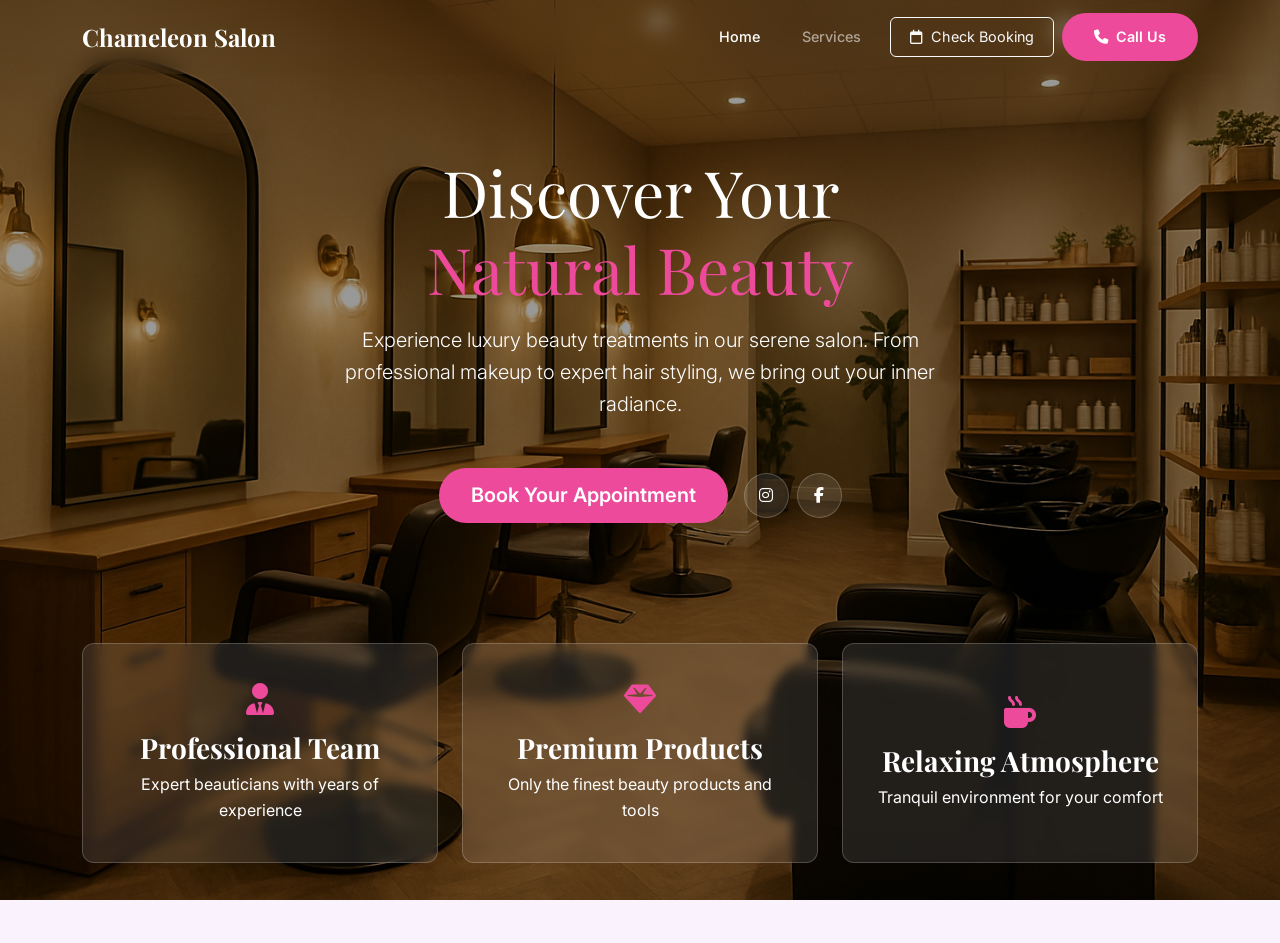
<file: index.html>
<!DOCTYPE html>
<html lang="en">

<head>
  <meta charset="UTF-8">
  <meta name="viewport" content="width=device-width, initial-scale=1.0">
  <title>Chameleon Salon | Luxury Beauty & Hair</title>
  <link href="https://cdn.jsdelivr.net/npm/bootstrap@5.3.3/dist/css/bootstrap.min.css" rel="stylesheet">
  <script src="https://cdn.jsdelivr.net/npm/bootstrap@5.3.3/dist/js/bootstrap.bundle.min.js"></script>
  <link rel="stylesheet" href="./style.css">
  <link rel="stylesheet" href="./index.css">
  <link rel="stylesheet" href="https://cdnjs.cloudflare.com/ajax/libs/font-awesome/6.5.1/css/all.min.css">
</head>

<body>

  <div class="container-fluid img">
    <nav class="navbar navbar-expand-lg navbar-dark bg-transparent">
      <div class="container">
        <a class="navbar-brand" href="index.html">Chameleon Salon</a>
        <button class="navbar-toggler" type="button" data-bs-toggle="collapse" data-bs-target="#navbarNav">
          <span class="navbar-toggler-icon"></span>
        </button>
        <div class="collapse navbar-collapse" id="navbarNav">
          <ul class="navbar-nav ms-auto align-items-center">
            <li class="nav-item"><a class="nav-link active" href="index.html">Home</a></li>
            <li class="nav-item"><a class="nav-link" href="service.html">Services</a></li>
            <li class="nav-item">
              <a href="check.html" class="btn btn-outline-light ms-lg-2 mb-2 mb-lg-0">
                <i class="fa-regular fa-calendar me-2"></i>Check Booking
              </a>
            </li>
            <li class="nav-item">
              <button class="btn btn-primary rounded-pill callbtn ms-lg-2">
                <i class="fa-solid fa-phone me-2"></i>Call Us
              </button>
            </li>
          </ul>
        </div>
      </div>
    </nav>
    <div class="texx d-flex flex-column h-100 justify-content-center">
      <div class="container">
        <div class="row justify-content-center text-center text-white">
          <div class="col-lg-8">
            <h1 class="display-3 mb-3">Discover Your <br><span style="color: var(--primary);">Natural Beauty</span></h1>
            <p class="lead mb-5 px-lg-5">Experience luxury beauty treatments in our serene salon. From professional makeup to expert hair styling, we bring out your inner radiance.</p>
            <div class="d-flex gap-3 justify-content-center align-items-center mb-5">
              <a href="./service.html" class="btn btn-primary rounded-pill btn-lg">Book Your Appointment</a>
              <div class="d-flex gap-2">
                <i class="fa-brands fa-instagram rounded-circle d-flex align-items-center justify-content-center" id="tx"></i>
                <i class="fa-brands fa-facebook-f rounded-circle d-flex align-items-center justify-content-center" id="tx"></i>
              </div>
            </div>
          </div>
        </div>

        <div class="row g-4 justify-content-center mt-5">
          <div class="col-md-4">
            <div class="tex4 w-100">
              <i class="fa-solid fa-user-tie fa-2x mb-3"></i>
              <h3>Professional Team</h3>
              <p class="mb-0">Expert beauticians with years of experience</p>
            </div>
          </div>
          <div class="col-md-4">
            <div class="tex4 w-100">
              <i class="fa-solid fa-gem fa-2x mb-3"></i>
              <h3>Premium Products</h3>
              <p class="mb-0">Only the finest beauty products and tools</p>
            </div>
          </div>
          <div class="col-md-4">
            <div class="tex4 w-100">
              <i class="fa-solid fa-mug-hot fa-2x mb-3"></i>
              <h3>Relaxing Atmosphere</h3>
              <p class="mb-0">Tranquil environment for your comfort</p>
            </div>
          </div>
        </div>
      </div>
    </div>
  </div>



</body>

</html>
</file>
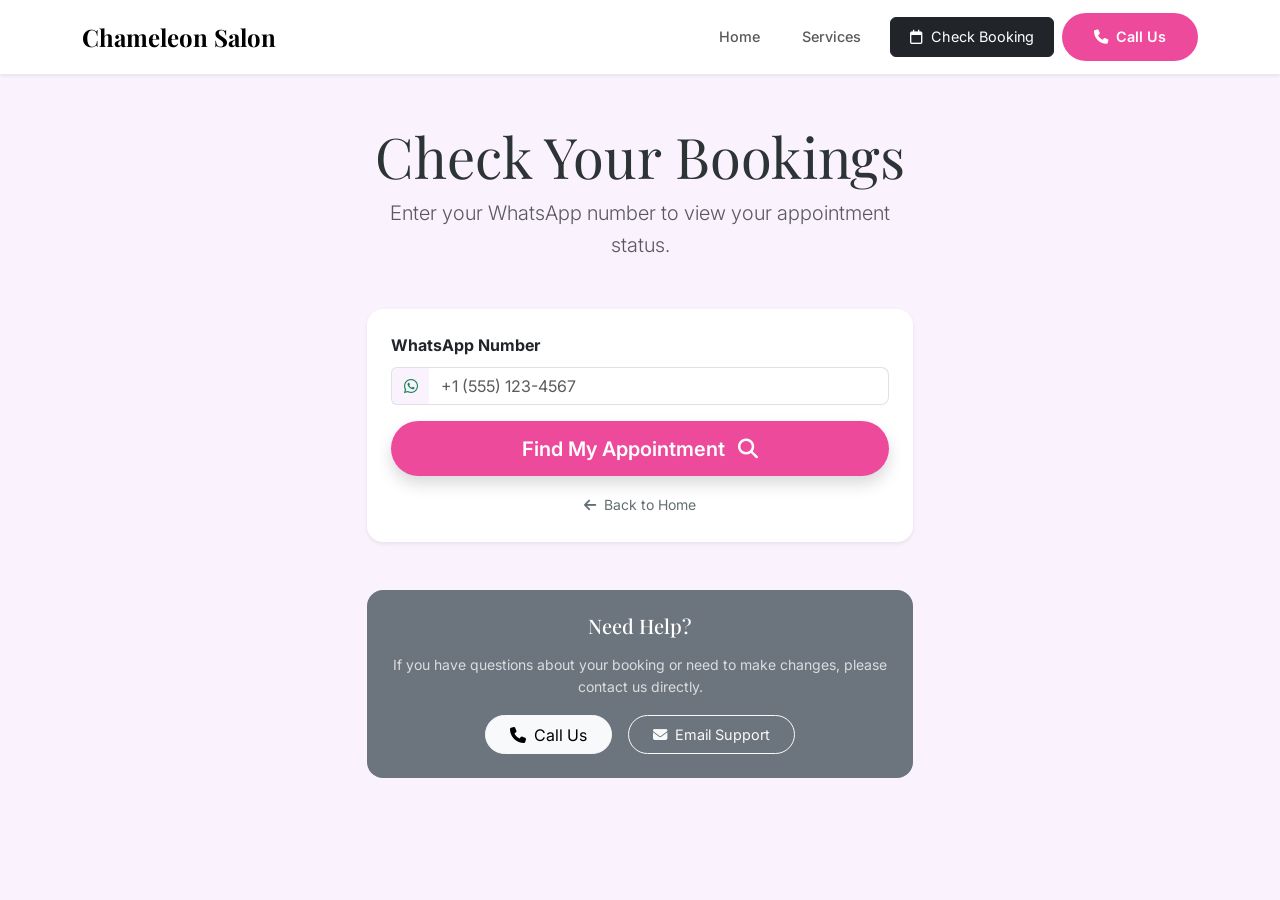
<file: check.html>
<!DOCTYPE html>
<html lang="en">

<head>
    <meta charset="UTF-8">
    <meta name="viewport" content="width=device-width, initial-scale=1.0">
    <title>Check Booking - Chameleon Salon</title>
    <link href="https://cdn.jsdelivr.net/npm/bootstrap@5.3.3/dist/css/bootstrap.min.css" rel="stylesheet">
    <script src="https://cdn.jsdelivr.net/npm/bootstrap@5.3.3/dist/js/bootstrap.bundle.min.js"></script>
    <link rel="stylesheet" href="./style.css">
    <link rel="stylesheet" href="./check.css">
    <link rel="stylesheet" href="https://cdnjs.cloudflare.com/ajax/libs/font-awesome/6.5.1/css/all.min.css">
</head>

<body class="bg-light">
    <nav class="navbar navbar-expand-lg navbar-light bg-white shadow-sm sticky-top">
        <div class="container">
            <a class="navbar-brand" href="index.html">Chameleon Salon</a>
            <button class="navbar-toggler" type="button" data-bs-toggle="collapse" data-bs-target="#navbarNav">
                <span class="navbar-toggler-icon"></span>
            </button>
            <div class="collapse navbar-collapse" id="navbarNav">
                <ul class="navbar-nav ms-auto align-items-center">
                    <li class="nav-item"><a class="nav-link" href="index.html">Home</a></li>
                    <li class="nav-item"><a class="nav-link" href="service.html">Services</a></li>
                    <li class="nav-item">
                        <a href="check.html" class="btn btn-outline-dark ms-lg-2 mb-2 mb-lg-0 active">
                            <i class="fa-regular fa-calendar me-2"></i>Check Booking
                        </a>
                    </li>
                    <li class="nav-item">
                        <button class="btn btn-primary rounded-pill callbtn ms-lg-2">
                            <i class="fa-solid fa-phone me-2"></i>Call Us
                        </button>
                    </li>
                </ul>
            </div>
        </div>
    </nav>

    <div class="container py-5">
        <div class="row justify-content-center">
            <div class="col-lg-6">
                <div class="text-center mb-5">
                    <h1 class="display-4">Check Your Bookings</h1>
                    <p class="lead text-muted">Enter your WhatsApp number to view your appointment status.</p>
                </div>

                <div class="card border-0 shadow-sm rounded-4 p-4 mb-5">
                    <div class="mb-3">
                        <label class="form-label fw-bold">WhatsApp Number</label>
                        <div class="input-group">
                            <span class="input-group-text bg-light border-end-0"><i class="fa-brands fa-whatsapp text-success"></i></span>
                            <input type="text" id="input" class="form-control border-start-0 rounded-end-3" placeholder="+1 (555) 123-4567">
                        </div>
                    </div>
                    <button id="btn" type="button" class="btn btn-primary btn-lg w-100 rounded-pill shadow mb-3">
                        Find My Appointment <i class="fa-solid fa-magnifying-glass ms-2"></i>
                    </button>
                    <div class="text-center">
                        <a href="index.html" class="back-home-btn small">
                            <i class="fa-solid fa-arrow-left me-1"></i> Back to Home
                        </a>
                    </div>
                </div>

                <div id="output" class="mt-4">
                    <!-- Results will appear here -->
                </div>

                <div class="card border-0 bg-secondary text-white rounded-4 p-4 mt-5">
                    <div class="text-center">
                        <h3 class="h5 mb-3">Need Help?</h3>
                        <p class="small opacity-75">If you have questions about your booking or need to make changes, please contact us directly.</p>
                        <div class="d-flex gap-3 justify-content-center mt-3">
                            <button class="btn btn-light rounded-pill px-4"><i class="fa-solid fa-phone me-2"></i>Call Us</button>
                            <button class="btn btn-outline-light rounded-pill px-4"><i class="fa-solid fa-envelope me-2"></i>Email Support</button>
                        </div>
                    </div>
                </div>
            </div>
        </div>
    </div>

    <script>
        const btn = document.getElementById("btn");
        const output = document.getElementById("output");

        btn.addEventListener("click", () => {
            const inputVal = document.getElementById("input").value.trim();
            if (!inputVal) {
                alert("Please enter a WhatsApp number.");
                return;
            }

            // Check bookings array (new format)
            const bookings = JSON.parse(localStorage.getItem("bookings") || "[]");
            // Check single booking (old format fallback)
            const singleBooking = JSON.parse(localStorage.getItem("booking") || "null");

            // Combine for searching
            let allBookings = [...bookings];
            if (singleBooking) allBookings.push(singleBooking);

            // Find the most recent booking for this number
            const userBooking = allBookings
                .filter(b => b.whatsapp === inputVal)
                .sort((a, b) => new Date(b.timestamp) - new Date(a.timestamp))[0];

            if (userBooking) {
                showBookingDetails(userBooking);
                // Scroll to result
                setTimeout(() => {
                    output.scrollIntoView({ behavior: 'smooth', block: 'start' });
                }, 100);
            } else {
                showNoBooking();
            }
        });

        function showBookingDetails(booking) {
            const servicesHtml = booking.services.map(s => `
                <div class="d-flex justify-content-between small text-muted mb-1">
                    <span>${s.name}</span>
                    <span>${s.price}</span>
                </div>
            `).join("");

            output.innerHTML = `
                <div class="card border-0 shadow rounded-4 overflow-hidden">
                    <div class="bg-success text-white p-3 text-center">
                        <i class="fa-solid fa-circle-check fa-2x mb-2"></i>
                        <h4 class="mb-0">Booking Found!</h4>
                    </div>
                    <div class="card-body p-4">
                        <div class="d-flex justify-content-between align-items-start mb-4">
                            <div>
                                <p class="text-muted small mb-0">Status</p>
                                <span class="badge bg-success-subtle text-success rounded-pill px-3">Confirmed</span>
                            </div>
                            <div class="text-end">
                                <p class="text-muted small mb-0">Reference</p>
                                <span class="fw-mono">#${booking.id || 'N/A'}</span>
                            </div>
                        </div>
                        <div class="row mb-4">
                            <div class="col-6">
                                <p class="text-muted small mb-0">Date</p>
                                <p class="fw-bold mb-0">${booking.date}</p>
                            </div>
                            <div class="col-6">
                                <p class="text-muted small mb-0">Time</p>
                                <p class="fw-bold mb-0">${booking.time}</p>
                            </div>
                        </div>
                        <div class="bg-light rounded-3 p-3">
                            <p class="fw-bold small mb-2">Services</p>
                            ${servicesHtml}
                        </div>
                        <button onclick="location.href='index.html'" class="btn btn-outline-primary w-100 rounded-pill mt-4">
                            Back to Home
                        </button>
                    </div>
                </div>
            `;
        }

        function showNoBooking() {
            output.innerHTML = `
                <div class="card border-0 shadow-sm rounded-4 p-5 text-center">
                    <div class="service-icon mx-auto mb-4" style="width: 80px; height: 80px; background: #f8f9fa;">
                         <i class="fa-solid fa-calendar-xmark fa-2x text-muted"></i>
                    </div>
                    <h3 class="h4">No Bookings Found</h3>
                    <p class="text-muted">We couldn't find any appointments associated with this WhatsApp number.</p>
                    <div class="d-flex gap-2 justify-content-center mt-3">
                        <button onclick="document.getElementById('input').focus()" class="btn btn-outline-primary rounded-pill px-4">Search Again</button>
                        <a href="service.html" class="btn btn-primary rounded-pill px-4">Book Now</a>
                    </div>
                </div>
            `;
        }
    </script>
</body>

</html>
</file>
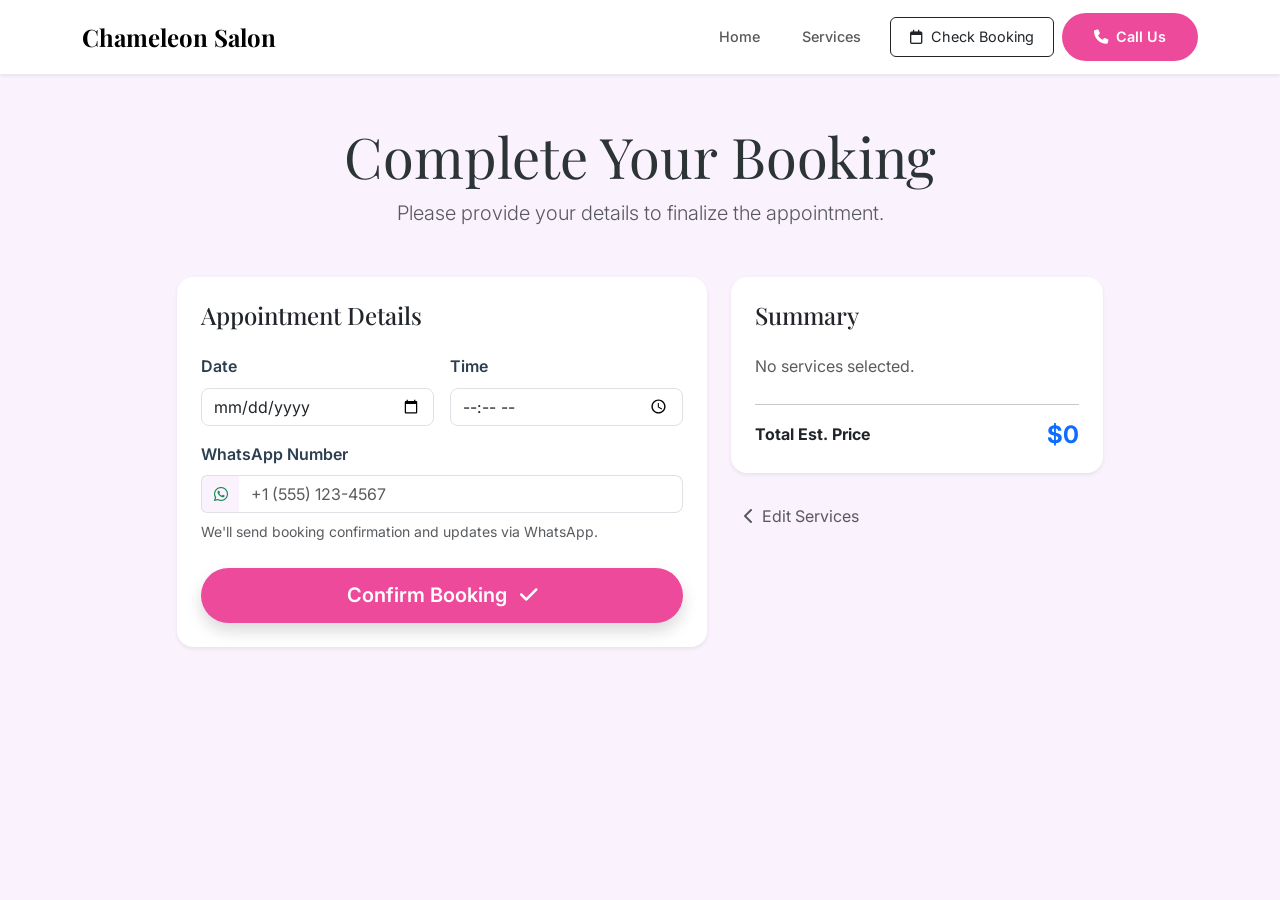
<file: page2.html>
<!DOCTYPE html>
<html lang="en">

<head>
    <meta charset="UTF-8">
    <meta name="viewport" content="width=device-width, initial-scale=1.0">
    <title>Booking Details - Chameleon Salon</title>
    <link href="https://cdn.jsdelivr.net/npm/bootstrap@5.3.3/dist/css/bootstrap.min.css" rel="stylesheet">
    <script src="https://cdn.jsdelivr.net/npm/bootstrap@5.3.3/dist/js/bootstrap.bundle.min.js"></script>
    <link rel="stylesheet" href="./style.css">
    <link rel="stylesheet" href="./booking.css">
    <link rel="stylesheet" href="https://cdnjs.cloudflare.com/ajax/libs/font-awesome/6.5.1/css/all.min.css">
</head>

<body class="bg-light">
    <nav class="navbar navbar-expand-lg navbar-light bg-white shadow-sm sticky-top">
        <div class="container">
            <a class="navbar-brand" href="index.html">Chameleon Salon</a>
            <button class="navbar-toggler" type="button" data-bs-toggle="collapse" data-bs-target="#navbarNav">
                <span class="navbar-toggler-icon"></span>
            </button>
            <div class="collapse navbar-collapse" id="navbarNav">
                <ul class="navbar-nav ms-auto align-items-center">
                    <li class="nav-item"><a class="nav-link" href="index.html">Home</a></li>
                    <li class="nav-item"><a class="nav-link" href="service.html">Services</a></li>
                    <li class="nav-item">
                        <a href="check.html" class="btn btn-outline-dark ms-lg-2 mb-2 mb-lg-0">
                            <i class="fa-regular fa-calendar me-2"></i>Check Booking
                        </a>
                    </li>
                    <li class="nav-item">
                        <button class="btn btn-primary rounded-pill callbtn ms-lg-2">
                            <i class="fa-solid fa-phone me-2"></i>Call Us
                        </button>
                    </li>
                </ul>
            </div>
        </div>
    </nav>

    <div class="container py-5">
        <div class="row justify-content-center">
            <div class="col-lg-10">
                <div class="text-center mb-5">
                    <h1 class="display-4">Complete Your Booking</h1>
                    <p class="lead text-muted">Please provide your details to finalize the appointment.</p>
                </div>

                <div class="row g-4">
                    <!-- Selected Services Summary -->
                    <div class="col-md-5 order-md-2">
                        <div class="card border-0 shadow-sm rounded-4 mb-4">
                            <div class="card-body p-4">
                                <h2 class="h4 mb-4">Summary</h2>
                                <div id="selected-services-list" class="mb-4">
                                    <!-- Populated by JS -->
                                </div>
                                <hr>
                                <div class="d-flex justify-content-between align-items-center">
                                    <span class="fw-bold">Total Est. Price</span>
                                    <span id="total-price" class="h4 mb-0 text-primary fw-bold">$0</span>
                                </div>
                            </div>
                        </div>
                        <a href="service.html" class="btn btn-link text-decoration-none text-muted">
                            <i class="fa-solid fa-chevron-left me-2"></i>Edit Services
                        </a>
                    </div>

                    <!-- Booking Form -->
                    <div class="col-md-7 order-md-1">
                        <div class="card border-0 shadow-sm rounded-4 p-4">
                            <h2 class="h4 mb-4">Appointment Details</h2>
                            <form id="booking-form">
                                <div class="row g-3">
                                    <div class="col-md-6">
                                        <label class="form-label fw-600">Date</label>
                                        <input type="date" id="date" class="form-control rounded-3" required>
                                    </div>
                                    <div class="col-md-6">
                                        <label class="form-label fw-600">Time</label>
                                        <input type="time" id="Time" class="form-control rounded-3" required>
                                    </div>
                                    <div class="col-12">
                                        <label class="form-label fw-600">WhatsApp Number</label>
                                        <div class="input-group">
                                            <span class="input-group-text bg-light border-end-0"><i class="fa-brands fa-whatsapp text-success"></i></span>
                                            <input type="text" id="input" class="form-control border-start-0 rounded-end-3" placeholder="+1 (555) 123-4567" required>
                                        </div>
                                        <div class="form-text mt-2">
                                            We'll send booking confirmation and updates via WhatsApp.
                                        </div>
                                    </div>
                                    <div class="col-12 mt-4">
                                        <button type="submit" class="btn btn-primary btn-lg w-100 rounded-pill shadow">
                                            Confirm Booking <i class="fa-solid fa-check ms-2"></i>
                                        </button>
                                    </div>
                                </div>
                            </form>
                        </div>
                    </div>
                </div>
            </div>
        </div>
    </div>

    <script>
        const bookingForm = document.getElementById("booking-form");

        function displaySelectedServices() {
            const selectedServices = JSON.parse(localStorage.getItem("selectedservices") || "[]");
            const listContainer = document.getElementById("selected-services-list");
            const totalPriceElement = document.getElementById("total-price");

            if (selectedServices.length === 0) {
                listContainer.innerHTML = '<p class="text-muted">No services selected.</p>';
                return;
            }

            let total = 0;
            listContainer.innerHTML = selectedServices.map(item => {
                const price = parseInt(item.price.replace('$', ''));
                total += price;
                return `
                    <div class="d-flex justify-content-between align-items-center mb-3">
                        <div class="d-flex align-items-center">
                            <img src="${item.image}" class="cart-item-img me-3" alt="${item.name}">
                            <div>
                                <p class="mb-0 summary-text-main">${item.name}</p>
                                <span class="summary-text-muted small">${item.time}</span>
                            </div>
                        </div>
                        <span class="fw-bold text-primary">${item.price}</span>
                    </div>
                `;
            }).join("");

            totalPriceElement.innerText = `$${total}`;
        }

        bookingForm.addEventListener("submit", (e) => {
            e.preventDefault();

            const date = document.getElementById("date").value;
            const time = document.getElementById("Time").value;
            const whatsapp = document.getElementById("input").value.trim();

            const selectedServices = JSON.parse(localStorage.getItem("selectedservices") || "[]");

            if (selectedServices.length === 0) {
                alert("Please select at least one service first.");
                window.location.href = "service.html";
                return;
            }

            if (!whatsapp) {
                alert("Please enter a valid WhatsApp number.");
                return;
            }

            const bookingData = {
                id: 'CAM-' + Math.random().toString(36).substr(2, 6).toUpperCase(),
                services: selectedServices,
                date: date,
                time: time,
                whatsapp: whatsapp,
                status: "confirmed",
                timestamp: new Date().toISOString()
            };

            // Support multiple bookings
            const existingBookings = JSON.parse(localStorage.getItem("bookings") || "[]");
            existingBookings.push(bookingData);
            
            localStorage.setItem("bookings", JSON.stringify(existingBookings));
            localStorage.setItem("booking", JSON.stringify(bookingData)); // Also keep 'booking' for backward compatibility
            
            // Clear selection after booking
            localStorage.removeItem("selectedservices");

            alert("Booking Confirmed Successfully!");
            window.location.href = "check.html";
        });

        displaySelectedServices();

        // Set min date to today
        const todayStr = new Date().toISOString().split('T')[0];
        document.getElementById('date').setAttribute('min', todayStr);
    </script>

</body>

</html>
</file>
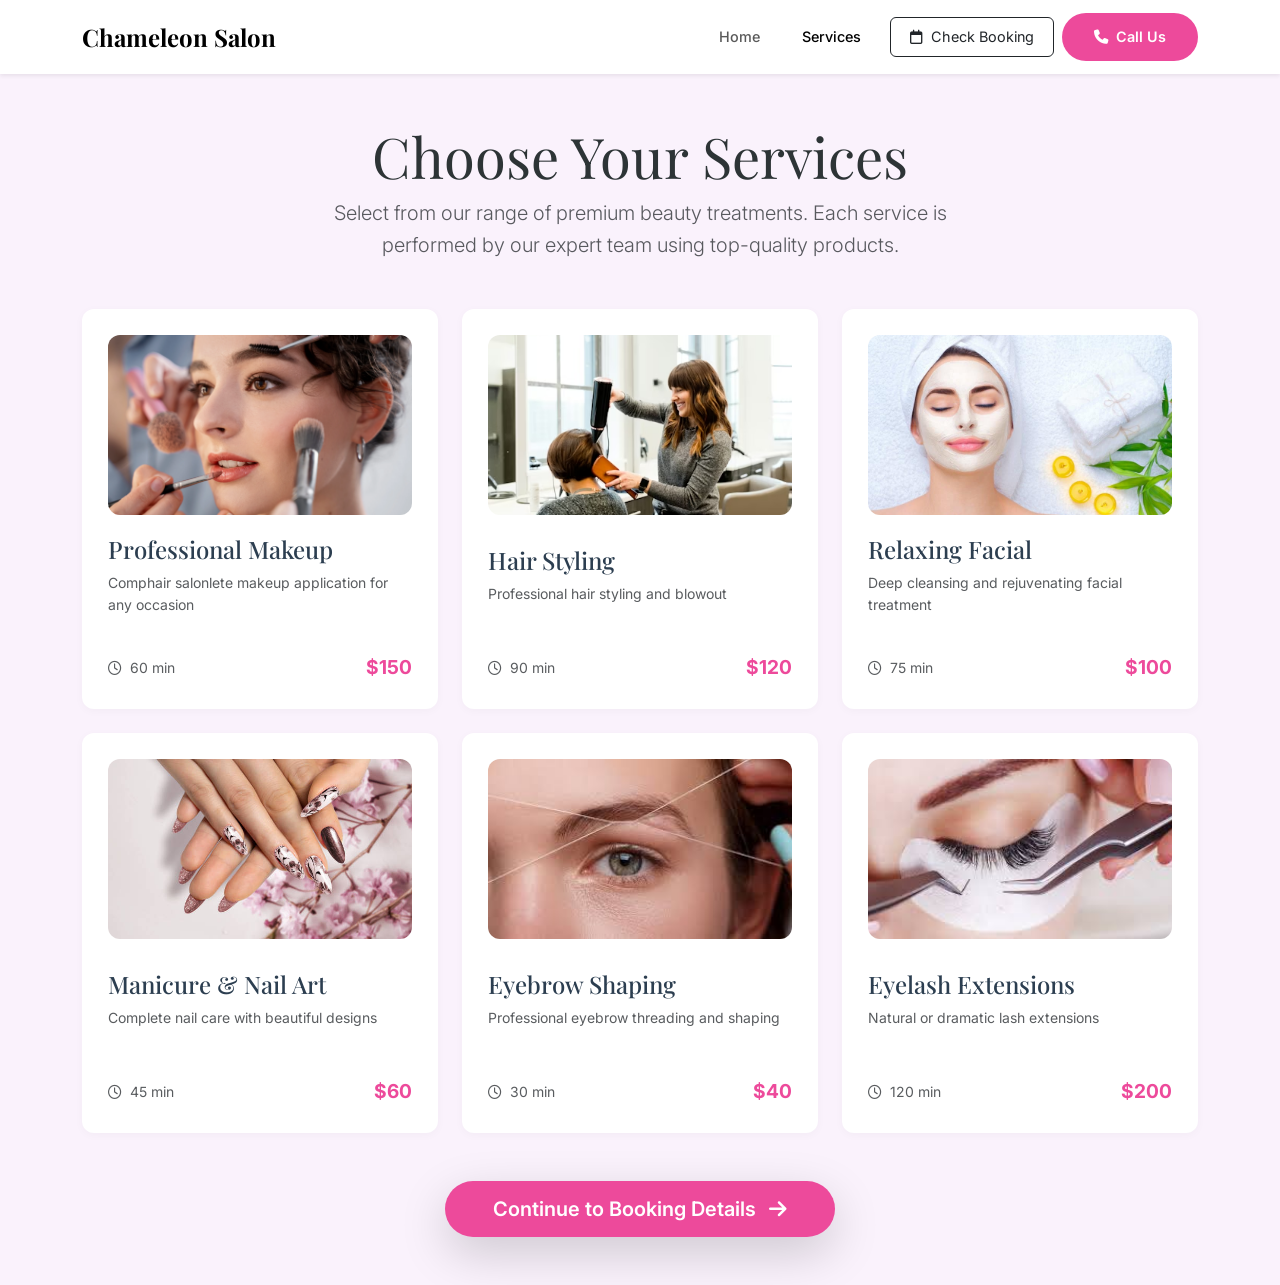
<file: service.html>
<!DOCTYPE html>
<html lang="en">

<head>
  <meta charset="UTF-8">
  <meta name="viewport" content="width=device-width, initial-scale=1.0">
  <title>Our Services - Chameleon Salon</title>
  <link href="https://cdn.jsdelivr.net/npm/bootstrap@5.3.3/dist/css/bootstrap.min.css" rel="stylesheet">
  <script src="https://cdn.jsdelivr.net/npm/bootstrap@5.3.3/dist/js/bootstrap.bundle.min.js"></script>
  <link rel="stylesheet" href="./style.css">
  <link rel="stylesheet" href="./service.css">
  <link rel="stylesheet" href="https://cdnjs.cloudflare.com/ajax/libs/font-awesome/6.5.1/css/all.min.css">
  </style>
</head>

<body class="bg-light">
  <nav class="navbar navbar-expand-lg navbar-light bg-white shadow-sm sticky-top">
    <div class="container">
      <a class="navbar-brand" href="index.html">Chameleon Salon</a>
      <button class="navbar-toggler" type="button" data-bs-toggle="collapse" data-bs-target="#navbarNav">
        <span class="navbar-toggler-icon"></span>
      </button>
      <div class="collapse navbar-collapse" id="navbarNav">
        <ul class="navbar-nav ms-auto align-items-center">
          <li class="nav-item"><a class="nav-link" href="index.html">Home</a></li>
          <li class="nav-item"><a class="nav-link active" href="service.html">Services</a></li>
          <li class="nav-item">
            <a href="check.html" class="btn btn-outline-dark ms-lg-2 mb-2 mb-lg-0">
              <i class="fa-regular fa-calendar me-2"></i>Check Booking
            </a>
          </li>
          <li class="nav-item">
            <button class="btn btn-primary rounded-pill callbtn ms-lg-2">
              <i class="fa-solid fa-phone me-2"></i>Call Us
            </button>
          </li>
        </ul>
      </div>
    </div>
  </nav>

  <div class="container py-5">
    <div class="text-center mb-5">
      <h1 class="display-4 text-center">Choose Your Services</h1>
      <p class="lead text-muted mx-auto" style="max-width: 700px;">
        Select from our range of premium beauty treatments. Each service is performed by our expert team using top-quality products.
      </p>
    </div>

    <div id="output" class="row g-4 mb-5">
      <!-- Services will be populated here -->
    </div>

    <div class="text-center">
      <button id="addbtn" class="btn btn-primary btn-lg rounded-pill px-5 shadow-lg">
        Continue to Booking Details <i class="fa-solid fa-arrow-right ms-2"></i>
      </button>
    </div>
  </div>

  <script>
    const Data = [
      {
        id: 1,
        name: "Professional Makeup",
        details: "Comphair salonlete makeup application for any occasion",
        time: "60 min",
        price: "$150",
        image: "Professional-Makeup-Artist-scaled.webp"
      },
      {
        id: 2,
        name: "Hair Styling",
        details: "Professional hair styling and blowout",
        time: "90 min",
        price: "$120",
        image: "haie.avif"
      },
      {
        id: 3,
        name: "Relaxing Facial",
        details: "Deep cleansing and rejuvenating facial treatment",
        time: "75 min",
        price: "$100",
        image: "Relaxation-Detox-Facial-800.jpg"
      },
      {
        id: 4,
        name: "Manicure & Nail Art",
        details: "Complete nail care with beautiful designs",
        time: "45 min",
        price: "$60",
        image: "istockphoto-1461739328-612x612.jpg"
      },
      {
        id: 5,
        name: "Eyebrow Shaping",
        details: "Professional eyebrow threading and shaping",
        time: "30 min",
        price: "$40",
        image: "images.jpeg"
      },
      {
        id: 6,
        name: "Eyelash Extensions",
        details: "Natural or dramatic lash extensions",
        time: "120 min",
        price: "$200",
        image: "images (1).jpeg"
      },
    ];

    const output = document.getElementById("output");
    const addbtn = document.getElementById("addbtn");

    function renderServices() {
        const stored = localStorage.getItem("selectedservices");
        const selectedIds = stored ? JSON.parse(stored).map(s => s.id) : [];

        output.innerHTML = Data.map((item) => {
            const isActive = selectedIds.includes(item.id) ? 'active' : '';
            return `
                <div class="col-lg-4 col-md-6">
                    <div class="service-card ${isActive}" data-id="${item.id}">
                        <div class="service-img-container mb-3">
                            <img src="${item.image}" alt="${item.name}" class="service-card-img">
                        </div>
                        <div>
                            <h3 class="h4 mb-2">${item.name}</h3>
                            <p class="text-muted small">${item.details}</p>
                        </div>
                        <div class="d-flex justify-content-between align-items-center mt-3">
                            <span class="text-muted small"><i class="fa-regular fa-clock me-1"></i> ${item.time}</span>
                            <span class="price-tag">${item.price}</span>
                        </div>
                    </div>
                </div>
            `;
        }).join("");

        attachListeners();
    }

    function attachListeners() {
        const cards = document.querySelectorAll(".service-card");
        cards.forEach((card) => {
            card.addEventListener("click", () => {
                card.classList.toggle("active");
            });
        });
    }

    addbtn.addEventListener("click", () => {
        const selectedCards = document.querySelectorAll(".service-card.active");
        const selectedData = Array.from(selectedCards).map(card => {
            const id = Number(card.getAttribute("data-id"));
            return Data.find(d => d.id === id);
        });

        if (selectedData.length === 0) {
            alert("Please select at least one service.");
            return;
        }

        localStorage.setItem("selectedservices", JSON.stringify(selectedData));
        window.location.href = "page2.html";
    });

    renderServices();
  </script>
</body>

</html>
</file>
<file: style.css>
@import url('https://fonts.googleapis.com/css2?family=Inter:wght@300;400;500;600;700&family=Playfair+Display:ital,wght@0,400;0,700;1,400&display=swap');

:root {
    --primary: #ed4a9b;
    --primary-hover: #d13a85;
    --secondary: #2c3e50;
    --accent: #d4af37;
    --bg-light: #faf2fc;
    --text-main: #2d3436;
    --text-muted: #636e72;
    --white: #ffffff;
    --shadow: 0 4px 20px rgba(0, 0, 0, 0.08);
    --border-radius-lg: 16px;
    --border-radius-md: 12px;
    --transition: all 0.3s ease;
}

*{
    margin: 0;
    padding: 0;
    box-sizing: border-box;
}

body {
    font-family: 'Inter', sans-serif;
    color: var(--text-main);
    background-color: var(--bg-light);
    line-height: 1.6;
}

h1, h2, h3, h4, h5, h6 {
    font-family: 'Playfair Display', serif;
    font-weight: 700;
}

.img {
    background: linear-gradient(rgba(0, 0, 0, 0.4), rgba(0, 0, 0, 0.4)), url('./salon .png');
    min-height: 100vh;
    width: 100%;
    background-repeat: no-repeat;
    background-size: cover;
    background-position: center;
    background-attachment: fixed; /* Keep background fixed for better effect */
    position: relative;
    display: flex;
    flex-direction: column;
}

.texx {
    flex: 1;
    display: flex;
    flex-direction: column;
    justify-content: center;
    padding: 80px 0; /* Add padding for mobile */
}

.navbar {
    padding: 0.8rem 0;
    backdrop-filter: blur(10px);
    transition: var(--transition);
}

.navbar-brand {
    font-family: 'Playfair Display', serif;
    font-size: 1.5rem;
    font-weight: 700;
}

.nav-link {
    font-weight: 500;
    margin: 0 0.8rem;
    font-size: 0.9rem;
    transition: var(--transition);
}

.nav-link:hover {
    color: var(--primary) !important;
}

.callbtn {
    background-color: var(--primary) !important;
    border: none;
    padding: 0.5rem 1.2rem;
    font-size: 0.9rem;
    transition: var(--transition);
}

.btn-outline-light, .btn-outline-dark {
    padding: 0.5rem 1.2rem;
    font-size: 0.9rem;
}


.callbtn:hover {
    background-color: var(--primary-hover) !important;
    transform: translateY(-2px);
    box-shadow: 0 4px 15px rgba(237, 74, 155, 0.3);
}

#tx {
    height: 45px;
    width: 45px;
    background-color: rgba(255, 255, 255, 0.1);
    color: var(--white);
    transition: var(--transition);
    cursor: pointer;
    border: 1px solid rgba(255, 255, 255, 0.2);
}

#tx:hover {
    background-color: var(--primary);
    border-color: var(--primary);
    transform: rotate(360deg);
}

.tex4 {
    height: 220px;
    width: 100%;
    background-color: rgba(255, 255, 255, 0.1);
    backdrop-filter: blur(5px);
    display: flex;
    flex-direction: column;
    justify-content: center;
    align-items: center;
    border-radius: var(--border-radius-md);
    border: 1px solid rgba(255, 255, 255, 0.2);
    padding: 2rem;
    text-align: center;
    transition: var(--transition);
    color: var(--white); /* Ensure base color is white */
}

.tex4 i {
    color: var(--primary);
}

.tex4 h3, .tex4 p {
    color: var(--white);
    margin-bottom: 0.5rem;
}



.tex4:hover {
    background-color: rgba(255, 255, 255, 0.2);
    transform: translateY(-5px);
}

.btn-primary {
    background-color: var(--primary) !important;
    border: none !important;
    padding: 0.8rem 2rem;
    font-weight: 600;
}

.btn-primary:hover {
    background-color: var(--primary-hover) !important;
}

.bg-light {
    background-color: var(--bg-light) !important;
}

.sticky-top {
    z-index: 1020;
}
</file>
<file: index.css>
/* Home Page Specific Styles */
.hero-section {
    padding: 100px 0;
}

.gallery-row img {
    width: 100%;
    height: 300px;
    object-fit: cover;
    border-radius: var(--border-radius-md);
    transition: var(--transition);
}

.gallery-row img:hover {
    transform: scale(1.05);
    box-shadow: var(--shadow);
}

.testimonial-card {
    background: var(--white);
    padding: 2rem;
    border-radius: var(--border-radius-lg);
    box-shadow: 0 2px 15px rgba(0,0,0,0.05);
}

.about-section {
    background-color: var(--white);
    padding: 80px 0;
}
</file>
<file: check.css>
/* Check Booking Page Specific Styles */
.search-card {
    border-radius: var(--border-radius-lg);
}

.booking-result-card {
    border: none;
    border-radius: var(--border-radius-lg);
    overflow: hidden;
}

.status-badge {
    font-size: 0.8rem;
    font-weight: 600;
    padding: 0.5rem 1rem;
}

.back-home-btn {
    text-decoration: none;
    color: var(--text-muted);
    transition: var(--transition);
}

.back-home-btn:hover {
    color: var(--primary);
}
</file>
<file: booking.css>
/* Booking (Page2) Page Specific Styles */
.booking-container {
    padding: 60px 0;
}

.order-summary {
    position: sticky;
    top: 100px;
}

.form-label {
    font-weight: 600;
    color: var(--secondary);
}

.form-control:focus {
    border-color: var(--primary);
    box-shadow: 0 0 0 0.25rem rgba(237, 74, 155, 0.1);
}

.cart-item-img {
    width: 50px;
    height: 50px;
    object-fit: cover;
    border-radius: 8px;
}

.summary-text-main {
    color: var(--secondary);
    font-weight: 600;
}

.summary-text-muted {
    color: var(--text-muted);
}
</file>
<file: service.css>
/* Service Page Specific Styles */
.service-card {
    background: var(--white);
    border-radius: var(--border-radius-md);
    padding: 1.5rem;
    transition: var(--transition);
    cursor: pointer;
    border: 2px solid transparent;
    height: 100%;
    min-height: 400px; /* Fixed minimum height for consistency */
    display: flex;
    flex-direction: column;
    justify-content: space-between;
    box-shadow: 0 2px 10px rgba(0,0,0,0.03);
}

.service-card h3 {
    color: var(--secondary);
    transition: var(--transition);
}

.service-card:hover h3 {
    color: var(--primary);
}


.service-card:hover {
    transform: translateY(-5px);
    box-shadow: var(--shadow);
}

.service-card.active {
    border-color: var(--primary);
    background-color: rgba(237, 74, 155, 0.02);
}

.service-img-container {
    width: 100%;
    height: 180px;
    overflow: hidden;
    border-radius: var(--border-radius-md);
}

.service-card-img {
    width: 100%;
    height: 100%;
    object-fit: cover;
    transition: var(--transition);
}

.service-card:hover .service-card-img {
    transform: scale(1.1);
}

.price-tag {
    color: var(--primary);
    font-weight: 700;
    font-size: 1.2rem;
}
</file>
